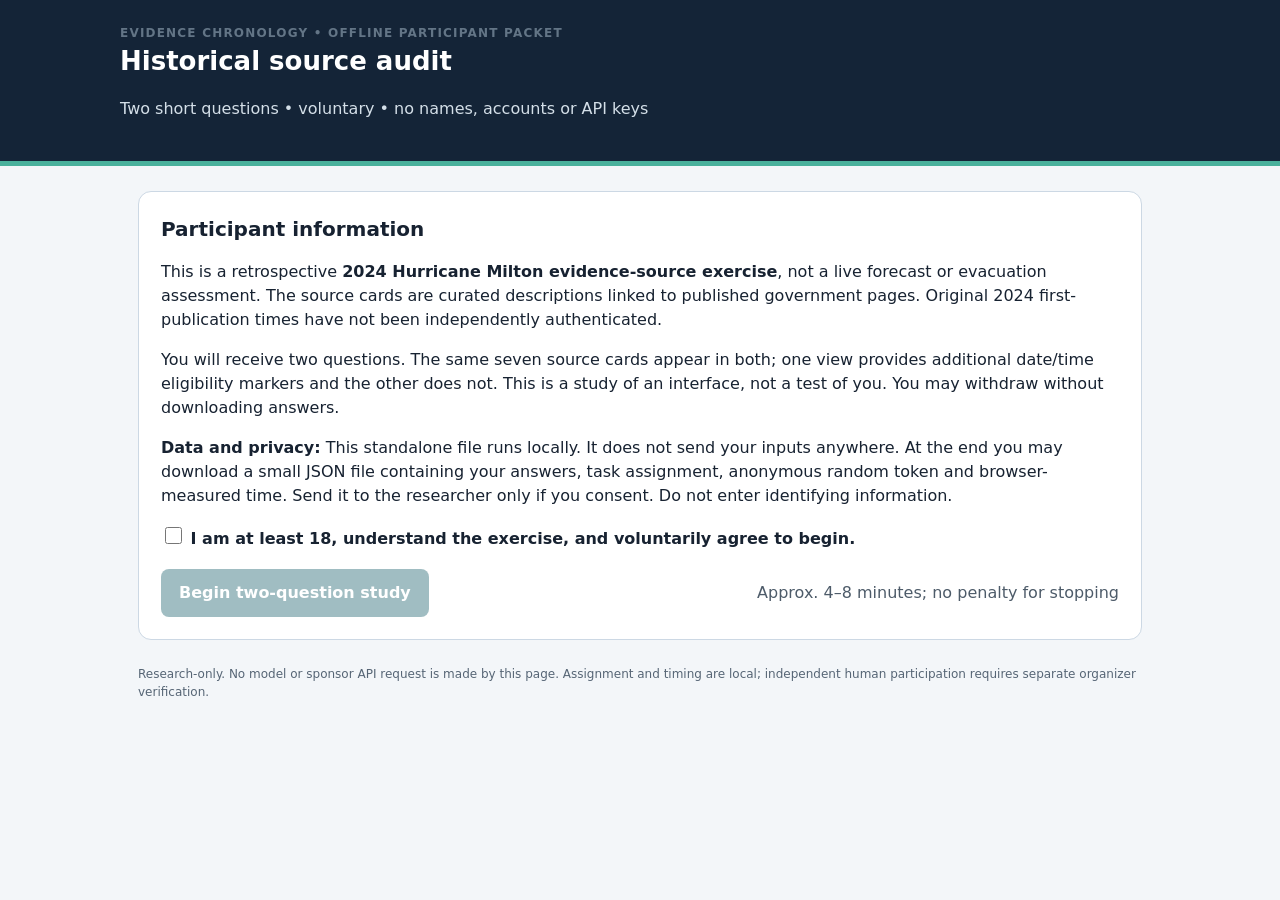
<file: studies/analyst_participant.html>
<!doctype html>
<html lang="en">
<head>
<meta charset="utf-8">
<meta name="viewport" content="width=device-width, initial-scale=1">
<meta http-equiv="Content-Security-Policy" content="default-src 'none'; style-src 'unsafe-inline'; script-src 'unsafe-inline'; connect-src 'none'; img-src data:; object-src 'none'; base-uri 'none'; form-action 'none'">
<title>Evidence chronology — anonymous study</title>
<style>
:root{color-scheme:light;font:16px/1.5 system-ui,-apple-system,"Segoe UI",sans-serif;color:#172231;background:#f3f6f9}
*{box-sizing:border-box}
body{margin:0}
header{background:#142437;color:white;padding:24px 20px;border-bottom:5px solid #49b19c}
header .wrap{max-width:1040px;margin:auto}
main{max-width:1040px;margin:25px auto 70px;padding:0 18px}
h1{font-size:26px;margin:0 0 3px}h2{font-size:20px;margin:0 0 14px}h3{font-size:17px;margin:0 0 8px}
.muted{color:#4d5b69}.inverse{color:#d4dfe8}.shell{background:white;border:1px solid #ccd8e4;border-radius:13px;padding:22px;margin:16px 0}
.hide{display:none!important}.eyebrow{font-size:12px;text-transform:uppercase;letter-spacing:.1em;font-weight:800;color:#637586}
.pill{display:inline-block;border-radius:99px;padding:4px 9px;font-size:12px;background:#e3ebf0;color:#243c51;font-weight:650}
.grid{display:grid;grid-template-columns:1.25fr 0.85fr;gap:18px}.sources{display:grid;gap:10px;max-height:510px;overflow:auto}
.source{padding:12px;border:1px solid #d2deea;border-radius:8px;background:#fcfdff}
.source strong{display:block;font-size:14px}.source small{display:block;color:#526475;font-size:12px;word-break:break-all}
.source p{font-size:14px;margin:4px 0}.admitted{border-left:5px solid #328572;background:#f4fbf9}.excluded{border-left:5px solid #8795a4;background:#f3f6f7}
.hint{padding:12px;background:#eff5ff;border-radius:8px;border:1px solid #c7d8f3;font-size:13px}
label{display:block;font-weight:650;margin:12px 0 5px}
select,input[type=number]{width:100%;padding:10px;border:1px solid #91a6b9;border-radius:8px;background:white;color:#122b3a;font:inherit}
fieldset{border:1px solid #a6b7c5;border-radius:8px;padding:12px;margin-top:13px}
fieldset label{font-weight:400;margin:6px 0;display:flex;gap:8px;align-items:center;font-size:13px}
input[type=checkbox]{width:17px;height:17px}
button{border:0;padding:12px 18px;background:#155d69;color:white;border-radius:8px;font:inherit;font-weight:700;cursor:pointer}
button:hover{background:#0c3b45}button:disabled{opacity:.4;cursor:not-allowed}
button.secondary{background:#e5ebf1;color:#24394a}
.actions{display:flex;flex-wrap:wrap;align-items:center;justify-content:space-between;gap:12px;margin-top:18px}
#taskStatus{font-weight:750;color:#172a3b}
.alert{margin:12px 0;color:#8d283b;font-weight:650}
code{font-size:13px;word-break:break-all}
footer{font-size:12px;color:#566575;margin:25px 0}
@media(max-width:770px){.grid{grid-template-columns:1fr}.sources{max-height:none}.shell{padding:15px}}
@media(prefers-reduced-motion:reduce){*{scroll-behavior:auto!important}}
</style>
</head>
<body>
<header><div class="wrap"><div class="eyebrow inverse">Evidence chronology • offline participant packet</div><h1>Historical source audit</h1><p class="inverse">Two short questions • voluntary • no names, accounts or API keys</p></div></header>
<main>
<section id="welcome" class="shell">
<h2>Participant information</h2>
<p>This is a retrospective <strong>2024 Hurricane Milton evidence-source exercise</strong>, not a live forecast or evacuation assessment. The source cards are curated descriptions linked to published government pages. Original 2024 first-publication times have not been independently authenticated.</p>
<p>You will receive two questions. The same seven source cards appear in both; one view provides additional date/time eligibility markers and the other does not. This is a study of an interface, not a test of you. You may withdraw without downloading answers.</p>
<p><strong>Data and privacy:</strong> This standalone file runs locally. It does not send your inputs anywhere. At the end you may download a small JSON file containing your answers, task assignment, anonymous random token and browser-measured time. Send it to the researcher only if you consent. Do not enter identifying information.</p>
<label><input type="checkbox" id="consent"> I am at least 18, understand the exercise, and voluntarily agree to begin.</label>
<div class="actions"><button id="begin" disabled>Begin two-question study</button><span class="muted">Approx. 4–8 minutes; no penalty for stopping</span></div>
</section>
<section id="exercise" class="hide">
<div class="shell">
<div class="actions"><span id="taskStatus"></span><span class="pill" id="viewType"></span></div>
<h2 id="question"></h2>
<p class="muted">Use only the source claims and their printed times/dates. If nothing was admissible at this UTC time, choose “No admissible source”. A Florida date without an hour becomes eligible only after that entire local date (EDT, UTC−04:00) ends; this is a study policy, <em>not</em> proof of original publication.</p>
<div class="grid">
<div><h3>Source reference cards</h3><div id="cards" class="sources"></div></div>
<div>
<div id="overlayHelp" class="hint hide"></div>
<div class="shell" style="margin:12px 0;padding:14px">
<h3>Your assessment</h3>
<form id="answers" novalidate>
<label for="wind">Latest admissible NOAA/NHC maximum sustained wind</label>
<select id="wind" required>
<option value="">Select…</option><option value="none">No admissible source</option>
<option value="70">70 mph</option><option value="100">100 mph</option>
<option value="125">125 mph</option><option value="155">155 mph</option>
</select>
<label for="counties">Latest admissible Florida Governor emergency-order county count</label>
<select id="counties" required>
<option value="">Select…</option><option value="none">No admissible source</option>
<option value="35">35 counties</option><option value="51">51 counties</option>
</select>
<fieldset><legend>Which source IDs directly support your two answers?</legend><div id="citations"></div>
<p class="muted" style="font-size:12px;margin-bottom:0">Leave all unchecked if no source supports either answer. Selecting extra, unrelated or future sources may reduce citation precision.</p></fieldset>
<p id="formError" class="alert hide" role="alert"></p>
<div class="actions"><button type="submit">Submit this answer</button><span class="muted" id="taskHint">No answer feedback shown during study</span></div>
</form>
</div>
</div>
</div>
</div>
</section>
<section id="finish" class="shell hide">
<h2>Thank you. The two questions are complete.</h2>
<p>No answers or correctness scores are shown here, to avoid contaminating other participants. Your session has not been submitted to a server.</p>
<p><strong>Download your response file</strong> and share it with the researcher only if you choose. It contains no name, email, browsing history or device fingerprint. Browser timings are self-reported and may not be exact.</p>
<div class="actions"><button id="download">Download anonymous JSON responses</button><span class="pill">No cloud upload</span></div>
<p id="downloadNotice" class="muted"></p>
</section>
<footer>Research-only. No model or sponsor API request is made by this page. Assignment and timing are local; independent human participation requires separate organizer verification.</footer>
</main>
<script>
"use strict";
const PACKET = __STUDY_PACKET_JSON__;
const $=id=>document.getElementById(id);
const answers=[];
let taskIndex=-1;
let taskStart=0;
$("consent").addEventListener("change",()=>{$("begin").disabled=!$("consent").checked});
$("begin").addEventListener("click",()=>{
 if(!$("consent").checked)return;
 $("welcome").classList.add("hide");taskIndex=0;displayTask();
});
function element(tag,cls,text){
 const el=document.createElement(tag);
 if(cls)el.className=cls;
 if(text!==undefined)el.textContent=text;
 return el;
}
function displayTask(){
 const task=PACKET.tasks[taskIndex],eligible=new Set(
  task.admission_overlay?task.admission_overlay.admitted_source_ids:[]
 );
 $("exercise").classList.remove("hide");
 $("taskStatus").textContent="Question "+(taskIndex+1)+" of 2";
 $("viewType").textContent=task.arm_label;
 $("question").textContent="As of "+task.as_of_utc+", what did the admissible sources report?";
 $("cards").replaceChildren();
 for(const c of task.cards){
  const box=element("article","source"+(task.admission_overlay?
    (eligible.has(c.source_id)?" admitted":" excluded"):""));
  box.append(element("strong","",c.source_id+" · "+c.issuer));
  box.append(element("p","",c.claim_type+": "+c.claim_value+" "+c.unit));
  box.append(element("small","",c.claimed_issue_utc?
   "Claimed issue UTC: "+c.claimed_issue_utc:
   "Printed Florida local day: "+c.printed_local_date+" (no public hour proved)"));
  if(task.admission_overlay){
   box.append(element("span","pill",eligible.has(c.source_id)?
    "Admitted by date/time policy":"Not admitted by date/time policy"));
  }
  box.append(element("small","",c.source_url));
  $("cards").append(box);
 }
 const help=$("overlayHelp");
 if(task.admission_overlay){
  help.textContent="Chronology markers are a date/issue-clock replay. Admitted does not mean original 2024 first public availability was authenticated. Reposts are not independent new issuers.";
  help.classList.remove("hide");
 }else help.classList.add("hide");
 $("citations").replaceChildren();
 for(const c of task.cards){
  const lbl=element("label");
  const cb=document.createElement("input");cb.type="checkbox";cb.name="cite";cb.value=c.source_id;
  lbl.append(cb,document.createTextNode(c.source_id));
  $("citations").append(lbl);
 }
 $("wind").value="";$("counties").value="";
 $("formError").classList.add("hide");
 taskStart=performance.now();
 window.scrollTo({top:0,behavior:"instant"});
}
$("answers").addEventListener("submit",event=>{
 event.preventDefault();
 const task=PACKET.tasks[taskIndex];
 const wind=$("wind").value,county=$("counties").value;
 if(!wind||!county){
  $("formError").textContent="Please choose both values (or explicitly choose No admissible source).";
  $("formError").classList.remove("hide");return;
 }
 const ms=Math.round(performance.now()-taskStart);
 if(ms<1000){
  $("formError").textContent="Please review the sources before answering.";
  $("formError").classList.remove("hide");return;
 }
 if(ms>900000){
  $("formError").textContent="This question timed out after 15 minutes. Ask the researcher for a new session.";
  $("formError").classList.remove("hide");return;
 }
 answers.push({
  task_id:task.task_id,arm:task.arm,as_of_utc:task.as_of_utc,
  nhc_wind_mph:wind==="none"?null:Number(wind),
  florida_counties:county==="none"?null:Number(county),
  source_ids:Array.from(document.querySelectorAll('input[name="cite"]:checked')).map(e=>e.value),
  elapsed_ms:ms
 });
 taskIndex+=1;
 if(taskIndex>=PACKET.tasks.length){
  $("exercise").classList.add("hide");$("finish").classList.remove("hide");
  window.scrollTo({top:0,behavior:"instant"});
 }else displayTask();
});
$("download").addEventListener("click",()=>{
 if(answers.length!==2)return;
 const result={
  kind:"EVIDENCETRAIL_BLIND_ANALYST_RESULT_V1",
  session_token:PACKET.session_token,
  packet_sha256:PACKET.packet_sha256,
  assignment_slot_mod8:PACKET.assignment_slot_mod8,
  answers
 };
 const blob=new Blob([JSON.stringify(result,null,2)+"\n"],{type:"application/json"});
 const url=URL.createObjectURL(blob),a=document.createElement("a");
 a.href=url;a.download="evidencetrail-response-"+PACKET.session_token+".json";
 document.body.append(a);a.click();a.remove();
 setTimeout(()=>URL.revokeObjectURL(url),1000);
 $("downloadNotice").textContent="The file was generated locally. Please return it only if you consent; no submission was made automatically.";
});
</script>
</body>
</html>
</file>
